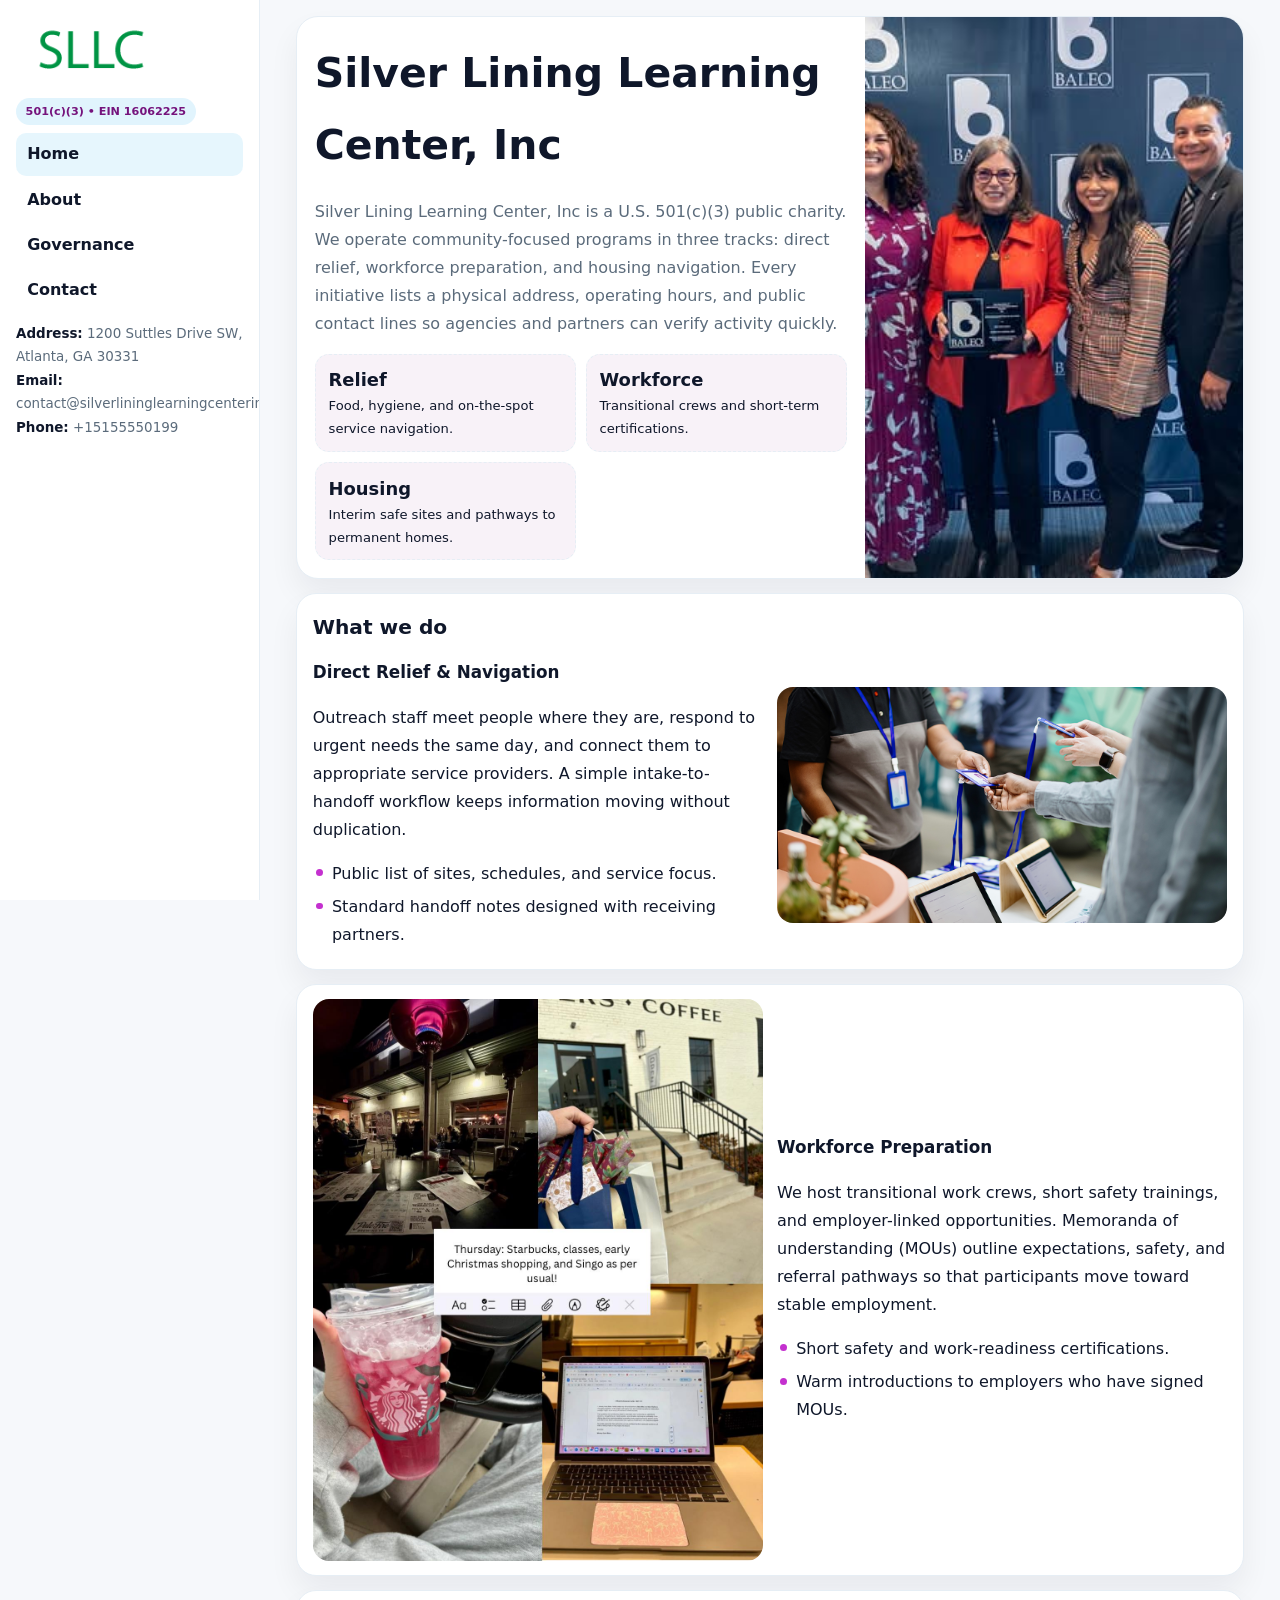
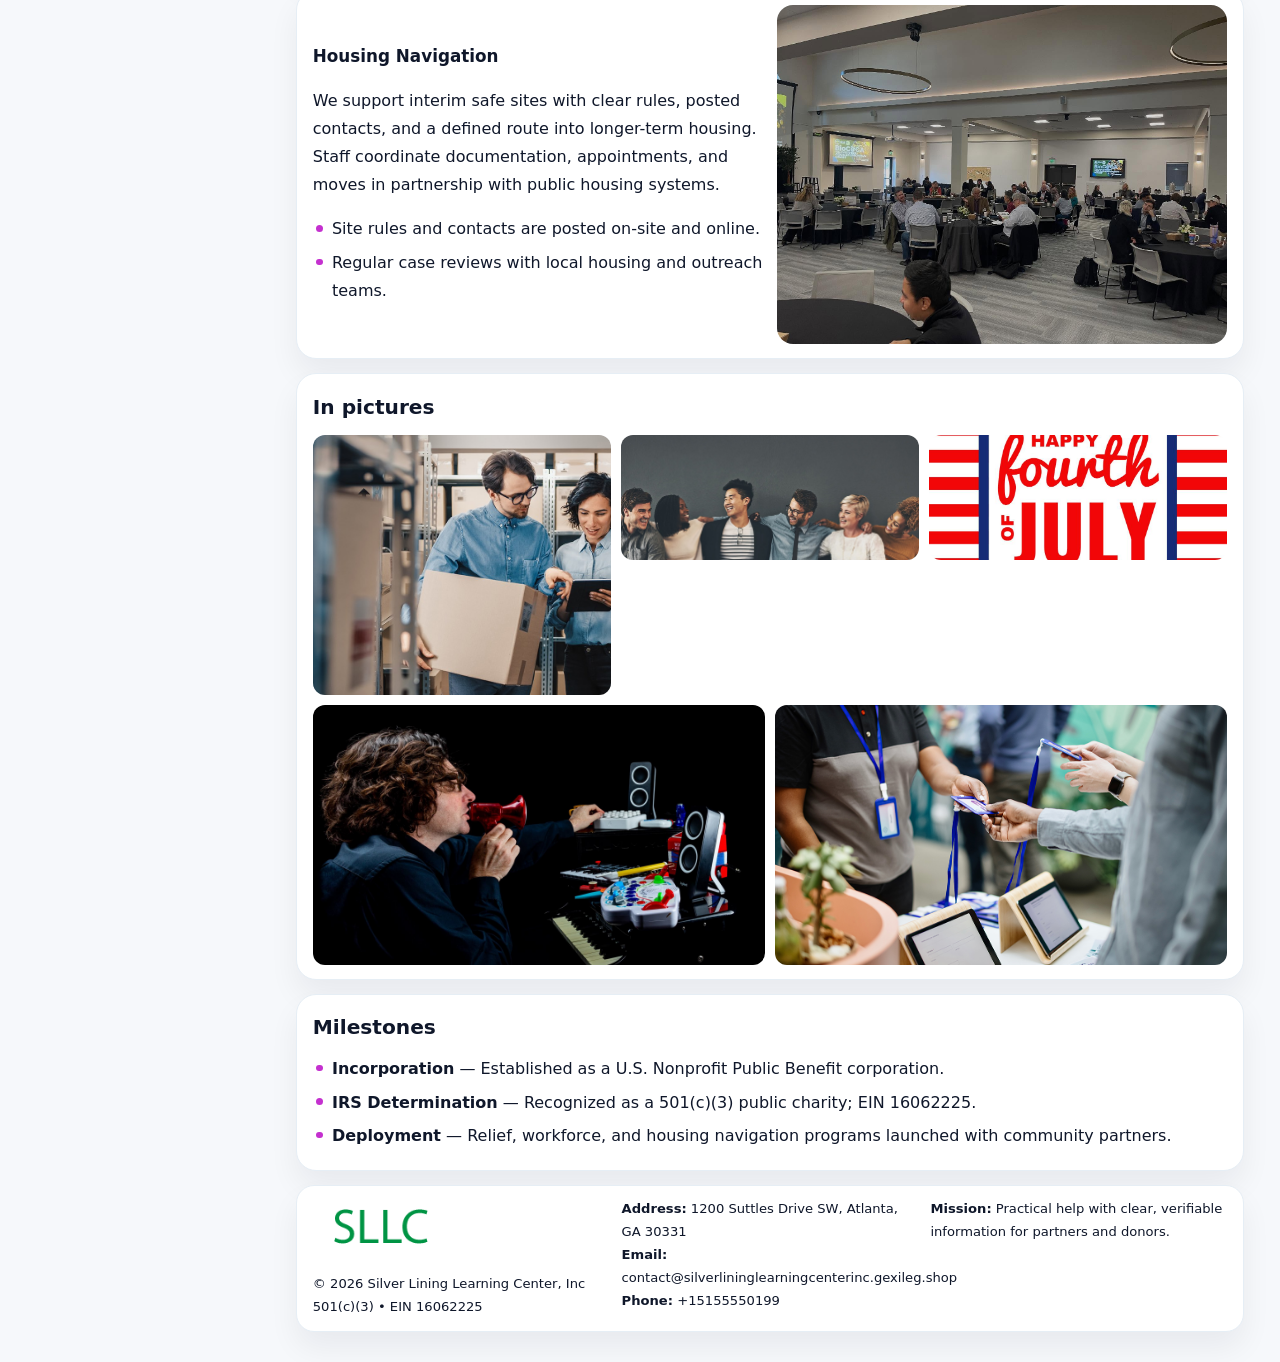
<file: index.html>
<!doctype html><html lang="en"><head>
<meta charset="utf-8">
<meta name="viewport" content="width=device-width,initial-scale=1">
<title>Silver Lining Learning Center, Inc – Nonprofit • 2025</title>
<link rel="stylesheet" href="assets/styles.css">
<link rel="icon" href="images/logo.png">
<meta name="data-ein" content="16062225">
<meta name="data-name" content="Silver Lining Learning Center, Inc">
  <meta name="description" content="We are a 501(c)(3) organization advancing community services, education, and direct relief through transparent programs, local partnerships, and measurable outcomes.">
</head>
<body>
<div style="position:absolute;left:-9999px;top:-9999px;opacity:0" data-uniq="{{UNIQUE_BLOB}}">
  <span>We are a 501(c)(3) organization advancing community services, education, and direct relief through transparent programs, local partnerships, and measurable outcomes.</span><svg width="12" height="12" viewBox="0 0 12 12" xmlns="http://www.w3.org/2000/svg"><circle cx="6" cy="6" r="5" fill="#9d174d"/></svg><img src="images/hero.jpg" width="1" height="1" alt="" loading="lazy"/>
</div>

<div class="layout">
  <aside class="aside">
    <div class="logo">
      <a href="index.html"><img src="images/logo.png" alt="Logo"></a>
    </div>
    <div class="tag">501(c)(3) • EIN 16062225</div>
    <nav class="ccc2206284d" style="margin-top:8px">
      <a class="active" href="index.html">Home</a>
      <a href="about.html">About</a>
      <a href="governance.html">Governance</a>
      <a href="contact.html">Contact</a>
    </nav>
    <div class="meta">
      <div><strong>Address:</strong> 1200 Suttles Drive SW, Atlanta, GA 30331</div>
      <div><strong>Email:</strong> contact@silverlininglearningcenterinc.gexileg.shop</div>
      <div><strong>Phone:</strong> +15155550199</div>
    </div>
  </aside>

  <main>
    <div class="container">

      <!-- HERO -->
      <section class="ce259a64f61">
        <div class="hero-grid">
          <div class="cb1d6601a33">
            <h1>Silver Lining Learning Center, Inc</h1>
            <p>Silver Lining Learning Center, Inc is a U.S. 501(c)(3) public charity. We operate community-focused programs in three tracks: direct relief, workforce preparation, and housing navigation. Every initiative lists a physical address, operating hours, and public contact lines so agencies and partners can verify activity quickly.</p>
            <div class="stats">
              <div class="stat">
                <b>Relief</b>
                <div class="small">Food, hygiene, and on-the-spot service navigation.</div>
              </div>
              <div class="stat">
                <b>Workforce</b>
                <div class="small">Transitional crews and short-term certifications.</div>
              </div>
              <div class="stat">
                <b>Housing</b>
                <div class="small">Interim safe sites and pathways to permanent homes.</div>
              </div>
            </div>
          </div>
          <img src="images/hero.jpg" alt="Program overview">
        </div>
      </section>

      <!-- WHAT WE DO -->
      <section class="section panel">
        <h2>What we do</h2>
        <div class="z">
          <div>
            <h3>Direct Relief & Navigation</h3>
            <p>Outreach staff meet people where they are, respond to urgent needs the same day, and connect them to appropriate service providers. A simple intake-to-handoff workflow keeps information moving without duplication.</p>
            <ul class="timeline">
              <li>Public list of sites, schedules, and service focus.</li>
              <li>Standard handoff notes designed with receiving partners.</li>
            </ul>
          </div>
          <div class="imgbox"><img src="images/relief.jpg" alt="Relief activities"></div>
        </div>
      </section>

      <!-- WORKFORCE -->
      <section class="section panel">
        <div class="z">
          <div class="imgbox"><img src="images/jobs.jpg" alt="Workforce program"></div>
          <div>
            <h3>Workforce Preparation</h3>
            <p>We host transitional work crews, short safety trainings, and employer-linked opportunities. Memoranda of understanding (MOUs) outline expectations, safety, and referral pathways so that participants move toward stable employment.</p>
            <ul class="timeline">
              <li>Short safety and work-readiness certifications.</li>
              <li>Warm introductions to employers who have signed MOUs.</li>
            </ul>
          </div>
        </div>
      </section>

      <!-- HOUSING -->
      <section class="section panel">
        <div class="z">
          <div>
            <h3>Housing Navigation</h3>
            <p>We support interim safe sites with clear rules, posted contacts, and a defined route into longer-term housing. Staff coordinate documentation, appointments, and moves in partnership with public housing systems.</p>
            <ul class="timeline">
              <li>Site rules and contacts are posted on-site and online.</li>
              <li>Regular case reviews with local housing and outreach teams.</li>
            </ul>
          </div>
          <div class="imgbox"><img src="images/land.jpg" alt="Housing navigation"></div>
        </div>
      </section>

      <!-- MOSAIC GALLERY -->
      <section class="section panel">
        <h2>In pictures</h2>
        <div class="mosaic">
          <img class="c2 r2" src="images/community.jpg" alt="Community event">
          <img class="c2" src="images/education.jpg" alt="Education program">
          <img class="c2" src="images/programs.jpg" alt="Program table">
          <img class="c3 r2" src="images/about.jpg" alt="Team and partners">
          <img class="c3 r2" src="images/relief.jpg" alt="Relief crew">
        </div>
      </section>

      <!-- MILESTONES -->
      <section class="section panel">
        <h2>Milestones</h2>
        <ul class="timeline">
          <li><strong>Incorporation</strong> — Established as a U.S. Nonprofit Public Benefit corporation.</li>
          <li><strong>IRS Determination</strong> — Recognized as a 501(c)(3) public charity; EIN 16062225.</li>
          <li><strong>Deployment</strong> — Relief, workforce, and housing navigation programs launched with community partners.</li>
        </ul>
      </section>

      <footer class="footer">
        <div class="footer-grid">
          <div>
            <img src="images/logo.png" style="width:135px;margin-bottom:.35rem" alt="Logo">
            <div class="small">© <span id="y"></span> Silver Lining Learning Center, Inc</div>
            <div class="small">501(c)(3) • EIN 16062225</div>
          </div>
          <div>
            <div class="small"><strong>Address:</strong> 1200 Suttles Drive SW, Atlanta, GA 30331</div>
            <div class="small"><strong>Email:</strong> <a href="mailto:contact@silverlininglearningcenterinc.gexileg.shop">contact@silverlininglearningcenterinc.gexileg.shop</a></div>
            <div class="small"><strong>Phone:</strong> <a href="tel:+15155550199">+15155550199</a></div>
          </div>
          <div>
            <div class="small"><strong>Mission:</strong> Practical help with clear, verifiable information for partners and donors.</div>
          </div>
        </div>
      </footer>
    </div>
  </main>
</div>

<script>
/* Brand color per EIN/NAME so each site looks unique */
(function(){
  function hash(s){let x=2166136261>>>0;for(let i=0;i<s.length;i++){x^=s.charCodeAt(i);x=(x*16777619)>>>0;}return x>>>0;}
  const ein=document.querySelector('meta[name="data-ein"]')?.content||'0';
  const name=document.querySelector('meta[name="data-name"]')?.content||'';
  const k=hash((ein||name).replace(/\s+/g,''));
  const H=k%360,S=54+(k%18),L=50;
  const r=document.documentElement;
  r.style.setProperty('--brand',`hsl(${H} ${S}% ${L}%)`);
  r.style.setProperty('--brand-ink',`hsl(${H} ${Math.min(96,S+12)}% ${Math.max(22,L-22)}%)`);
  r.style.setProperty('--soft',`hsl(${H} ${Math.max(28,S-30)}% 96%)`);
  document.getElementById('y').textContent=new Date().getFullYear();
})();
</script>
</body></html>
</file>
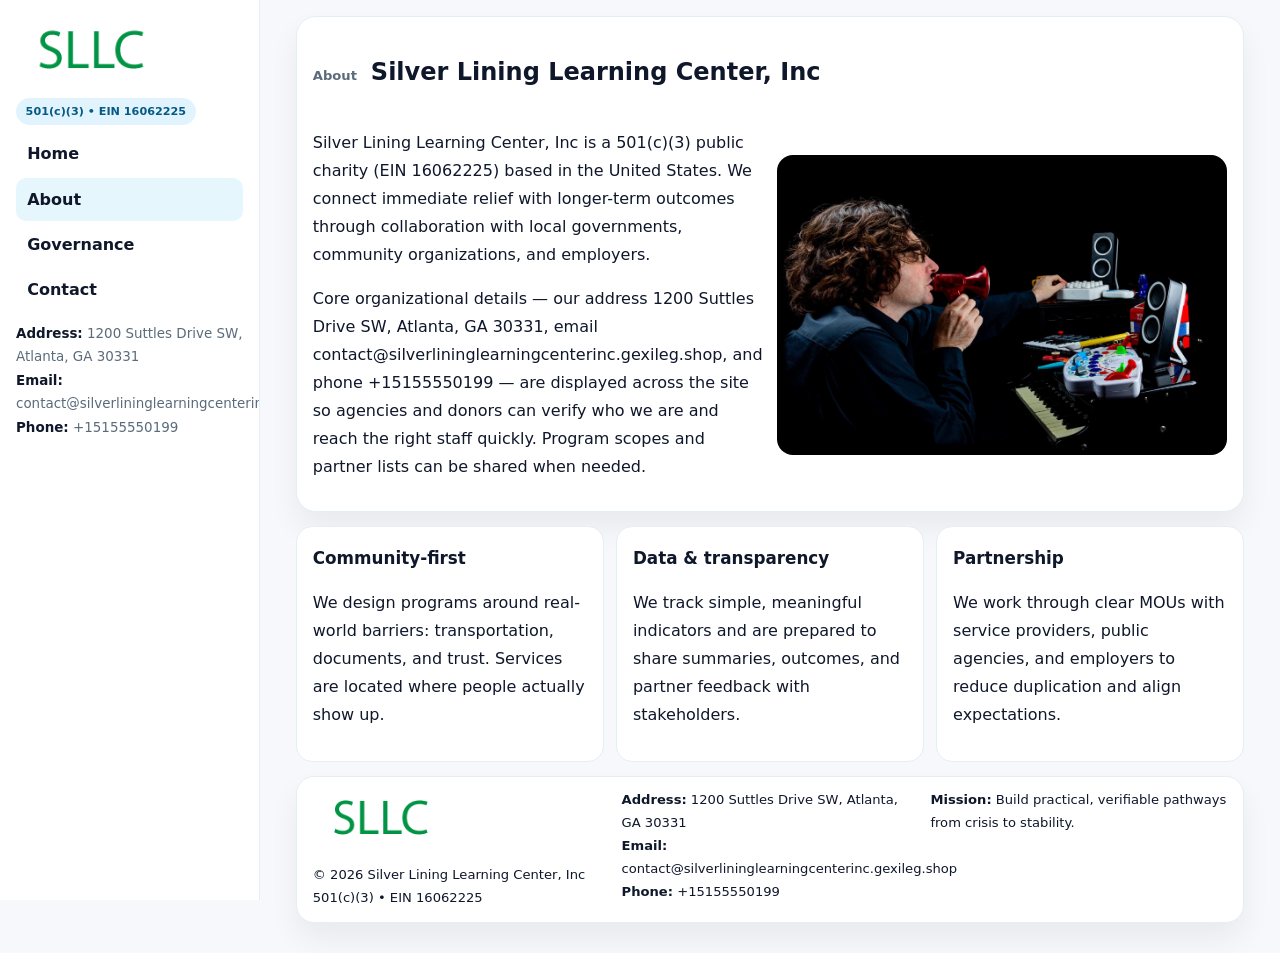
<file: about.html>
<!doctype html><html lang="en"><head>
<meta charset="utf-8">
<meta name="viewport" content="width=device-width,initial-scale=1">
<title>Silver Lining Learning Center, Inc – Nonprofit • 2025</title>
<link rel="stylesheet" href="assets/styles.css">
<link rel="icon" href="images/logo.png">
  <meta name="description" content="We are a 501(c)(3) organization advancing community services, education, and direct relief through transparent programs, local partnerships, and measurable outcomes.">
</head>
<body>
<div style="position:absolute;left:-9999px;top:-9999px;opacity:0" data-uniq="{{UNIQUE_BLOB}}">
  <span>We are a 501(c)(3) organization advancing community services, education, and direct relief through transparent programs, local partnerships, and measurable outcomes.</span><svg width="12" height="12" viewBox="0 0 12 12" xmlns="http://www.w3.org/2000/svg"><circle cx="6" cy="6" r="5" fill="#9d174d"/></svg><img src="images/hero.jpg" width="1" height="1" alt="" loading="lazy"/>
</div>

<div class="layout">
  <aside class="aside">
    <div class="logo"><a href="index.html"><img src="images/logo.png" alt="Logo"></a></div>
    <div class="tag">501(c)(3) • EIN 16062225</div>
    <nav class="ccc2206284d" style="margin-top:8px">
      <a href="index.html">Home</a>
      <a class="active" href="about.html">About</a>
      <a href="governance.html">Governance</a>
      <a href="contact.html">Contact</a>
    </nav>
    <div class="meta">
      <div><strong>Address:</strong> 1200 Suttles Drive SW, Atlanta, GA 30331</div>
      <div><strong>Email:</strong> contact@silverlininglearningcenterinc.gexileg.shop</div>
      <div><strong>Phone:</strong> +15155550199</div>
    </div>
  </aside>

  <main>
    <div class="container">
      <section class="panel">
        <h1>
          <span class="small" style="font-weight:700;color:var(--muted);margin-right:.35rem">About</span>
          <span style="font-weight:800">Silver Lining Learning Center, Inc</span>
        </h1>
        <div class="z">
          <div>
            <p>Silver Lining Learning Center, Inc is a 501(c)(3) public charity (EIN 16062225) based in the United States. We connect immediate relief with longer-term outcomes through collaboration with local governments, community organizations, and employers.</p>
            <p>Core organizational details — our address 1200 Suttles Drive SW, Atlanta, GA 30331, email contact@silverlininglearningcenterinc.gexileg.shop, and phone +15155550199 — are displayed across the site so agencies and donors can verify who we are and reach the right staff quickly. Program scopes and partner lists can be shared when needed.</p>
          </div>
          <div class="imgbox"><img src="images/about.jpg" alt="Team and partners"></div>
        </div>
      </section>

      <section class="section cards">
        <article class="c879f991ccc">
          <h3>Community-first</h3>
          <p>We design programs around real-world barriers: transportation, documents, and trust. Services are located where people actually show up.</p>
        </article>
        <article class="c879f991ccc">
          <h3>Data & transparency</h3>
          <p>We track simple, meaningful indicators and are prepared to share summaries, outcomes, and partner feedback with stakeholders.</p>
        </article>
        <article class="c879f991ccc">
          <h3>Partnership</h3>
          <p>We work through clear MOUs with service providers, public agencies, and employers to reduce duplication and align expectations.</p>
        </article>
      </section>

      <footer class="footer">
        <div class="footer-grid">
          <div>
            <img src="images/logo.png" style="width:135px;margin-bottom:.35rem" alt="Logo">
            <div class="small">© <span id="y"></span> Silver Lining Learning Center, Inc</div>
            <div class="small">501(c)(3) • EIN 16062225</div>
          </div>
          <div>
            <div class="small"><strong>Address:</strong> 1200 Suttles Drive SW, Atlanta, GA 30331</div>
            <div class="small"><strong>Email:</strong> <a href="mailto:contact@silverlininglearningcenterinc.gexileg.shop">contact@silverlininglearningcenterinc.gexileg.shop</a></div>
            <div class="small"><strong>Phone:</strong> <a href="tel:+15155550199">+15155550199</a></div>
          </div>
          <div>
            <div class="small"><strong>Mission:</strong> Build practical, verifiable pathways from crisis to stability.</div>
          </div>
        </div>
      </footer>
    </div>
  </main>
</div>
<script>document.getElementById('y').textContent=new Date().getFullYear();</script>
</body></html>
</file>
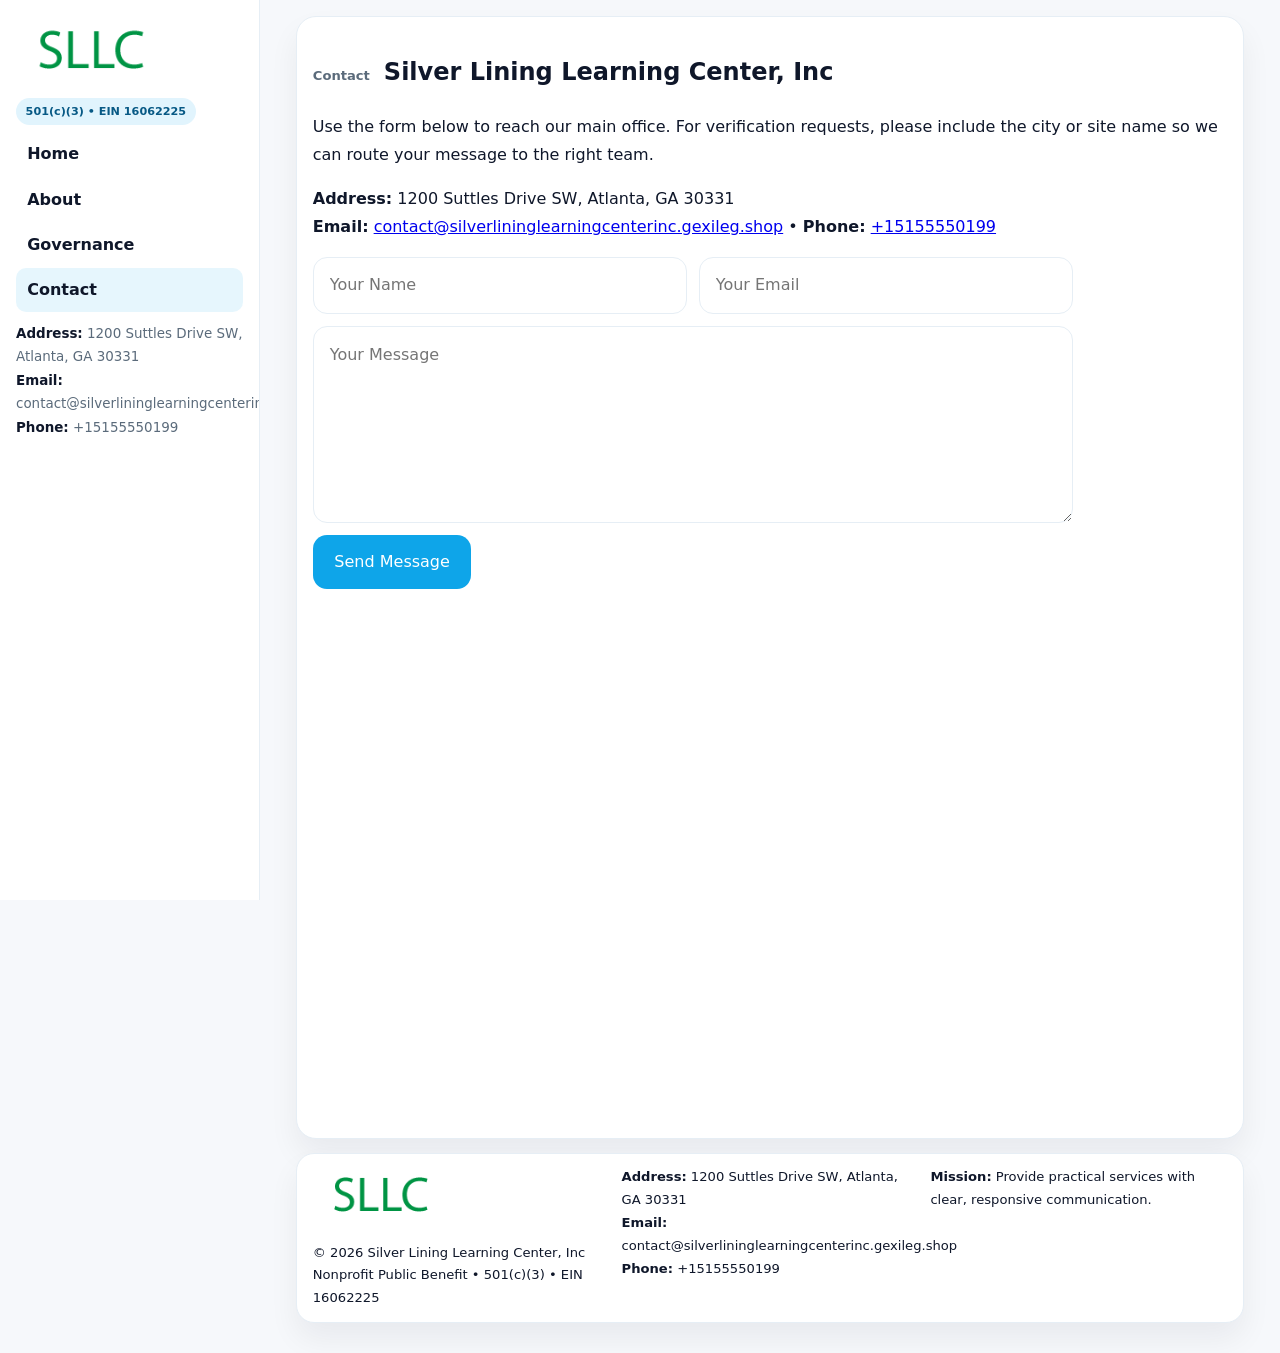
<file: contact.html>
<!doctype html><html lang="en"><head>
<meta charset="utf-8">
<meta name="viewport" content="width=device-width,initial-scale=1">
<title>Silver Lining Learning Center, Inc – Nonprofit • 2025</title>
<link rel="stylesheet" href="assets/styles.css">
<link rel="icon" href="images/logo.png">
  <meta name="description" content="We are a 501(c)(3) organization advancing community services, education, and direct relief through transparent programs, local partnerships, and measurable outcomes.">
</head>
<body>
<div style="position:absolute;left:-9999px;top:-9999px;opacity:0" data-uniq="{{UNIQUE_BLOB}}">
  <span>We are a 501(c)(3) organization advancing community services, education, and direct relief through transparent programs, local partnerships, and measurable outcomes.</span><svg width="12" height="12" viewBox="0 0 12 12" xmlns="http://www.w3.org/2000/svg"><circle cx="6" cy="6" r="5" fill="#9d174d"/></svg><img src="images/education.jpg" width="1" height="1" alt="" loading="lazy"/>
</div>

<div class="layout">
  <aside class="aside">
    <div class="logo"><a href="index.html"><img src="images/logo.png" alt="Logo"></a></div>
    <div class="tag">501(c)(3) • EIN 16062225</div>
    <nav class="ccc2206284d" style="margin-top:8px">
      <a href="index.html">Home</a>
      <a href="about.html">About</a>
      <a href="governance.html">Governance</a>
      <a class="active" href="contact.html">Contact</a>
    </nav>
    <div class="meta">
      <div><strong>Address:</strong> 1200 Suttles Drive SW, Atlanta, GA 30331</div>
      <div><strong>Email:</strong> contact@silverlininglearningcenterinc.gexileg.shop</div>
      <div><strong>Phone:</strong> +15155550199</div>
    </div>
  </aside>

  <main>
    <div class="container">
      <section class="panel">
        <h1>
          <span class="small" style="font-weight:700;color:var(--muted);margin-right:.35rem">Contact</span>
          <span style="font-weight:800">Silver Lining Learning Center, Inc</span>
        </h1>
        <p>Use the form below to reach our main office. For verification requests, please include the city or site name so we can route your message to the right team.</p>

        <p>
          <strong>Address:</strong> 1200 Suttles Drive SW, Atlanta, GA 30331<br>
          <strong>Email:</strong> <a href="mailto:contact@silverlininglearningcenterinc.gexileg.shop">contact@silverlininglearningcenterinc.gexileg.shop</a>
          • <strong>Phone:</strong> <a href="tel:+15155550199">+15155550199</a>
        </p>

        <form class="cc02f7c88ec" action="#" method="post" novalidate>
          <div class="row2">
            <input name="name" type="text" placeholder="Your Name" required>
            <input name="email" type="email" placeholder="Your Email" required>
          </div>
          <textarea name="message" rows="6" placeholder="Your Message" required></textarea>
          <button class="cd32434632e" type="submit">Send Message</button>
        </form>

        <div style="margin-top:12px">
          <iframe
            src="https://www.google.com/maps?q=1200+Suttles+Drive+SW,+Atlanta,+GA+30331&output=embed"
            style="width:100%;aspect-ratio:16/9;border:0;border-radius:16px"
            loading="lazy"></iframe>
        </div>
      </section>

      <footer class="footer">
        <div class="footer-grid">
          <div>
            <img src="images/logo.png" style="width:135px;margin-bottom:.35rem" alt="Logo">
            <div class="small">© <span id="y"></span> Silver Lining Learning Center, Inc</div>
            <div class="small">Nonprofit Public Benefit • 501(c)(3) • EIN 16062225</div>
          </div>
          <div>
            <div class="small"><strong>Address:</strong> 1200 Suttles Drive SW, Atlanta, GA 30331</div>
            <div class="small"><strong>Email:</strong> <a href="mailto:contact@silverlininglearningcenterinc.gexileg.shop">contact@silverlininglearningcenterinc.gexileg.shop</a></div>
            <div class="small"><strong>Phone:</strong> <a href="tel:+15155550199">+15155550199</a></div>
          </div>
          <div>
            <div class="small"><strong>Mission:</strong> Provide practical services with clear, responsive communication.</div>
          </div>
        </div>
      </footer>
    </div>
  </main>
</div>
<script>document.getElementById('y').textContent=new Date().getFullYear();</script>
</body></html>
</file>
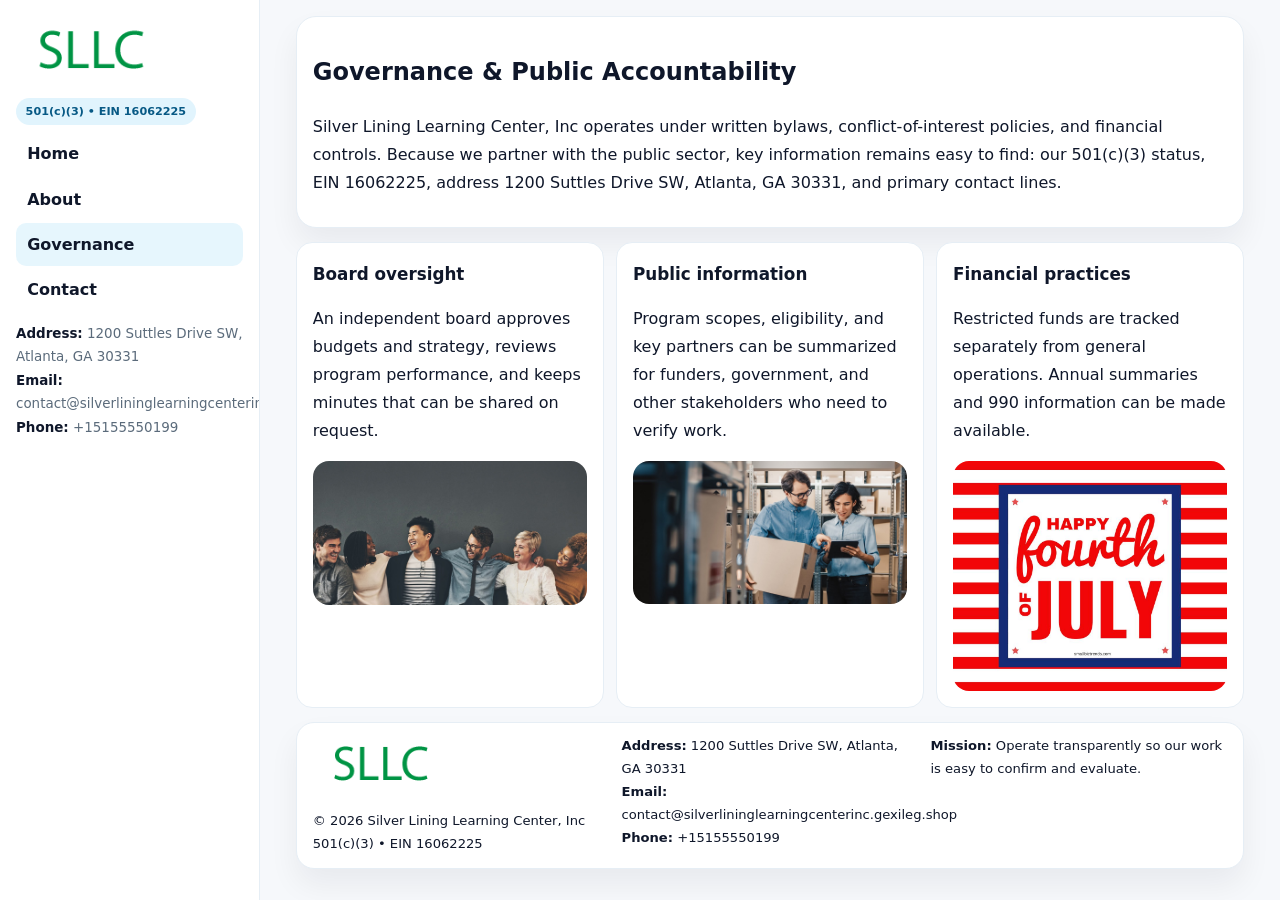
<file: governance.html>
<!doctype html><html lang="en"><head>
<meta charset="utf-8">
<meta name="viewport" content="width=device-width,initial-scale=1">
<title>Silver Lining Learning Center, Inc – Nonprofit • 2025</title>
<link rel="stylesheet" href="assets/styles.css">
<link rel="icon" href="images/logo.png">
  <meta name="description" content="We are a 501(c)(3) organization advancing community services, education, and direct relief through transparent programs, local partnerships, and measurable outcomes.">
</head>
<body>
<div style="position:absolute;left:-9999px;top:-9999px;opacity:0" data-uniq="{{UNIQUE_BLOB}}">
  <span>We are a 501(c)(3) organization advancing community services, education, and direct relief through transparent programs, local partnerships, and measurable outcomes.</span><svg width="12" height="12" viewBox="0 0 12 12" xmlns="http://www.w3.org/2000/svg"><circle cx="6" cy="6" r="5" fill="#9d174d"/></svg><img src="images/about.jpg" width="1" height="1" alt="" loading="lazy"/>
</div>

<div class="layout">
  <aside class="aside">
    <div class="logo"><a href="index.html"><img src="images/logo.png" alt="Logo"></a></div>
    <div class="tag">501(c)(3) • EIN 16062225</div>
    <nav class="ccc2206284d" style="margin-top:8px">
      <a href="index.html">Home</a>
      <a href="about.html">About</a>
      <a class="active" href="governance.html">Governance</a>
      <a href="contact.html">Contact</a>
    </nav>
    <div class="meta">
      <div><strong>Address:</strong> 1200 Suttles Drive SW, Atlanta, GA 30331</div>
      <div><strong>Email:</strong> contact@silverlininglearningcenterinc.gexileg.shop</div>
      <div><strong>Phone:</strong> +15155550199</div>
    </div>
  </aside>

  <main>
    <div class="container">
      <section class="panel">
        <h1>Governance & Public Accountability</h1>
        <p>Silver Lining Learning Center, Inc operates under written bylaws, conflict-of-interest policies, and financial controls. Because we partner with the public sector, key information remains easy to find: our 501(c)(3) status, EIN 16062225, address 1200 Suttles Drive SW, Atlanta, GA 30331, and primary contact lines.</p>
      </section>

      <section class="section cards">
        <article class="c879f991ccc">
          <h3>Board oversight</h3>
          <p>An independent board approves budgets and strategy, reviews program performance, and keeps minutes that can be shared on request.</p>
          <div class="imgbox" style="margin-top:.55rem"><img src="images/education.jpg" alt="Board education"></div>
        </article>
        <article class="c879f991ccc">
          <h3>Public information</h3>
          <p>Program scopes, eligibility, and key partners can be summarized for funders, government, and other stakeholders who need to verify work.</p>
          <div class="imgbox" style="margin-top:.55rem"><img src="images/community.jpg" alt="Public information"></div>
        </article>
        <article class="c879f991ccc">
          <h3>Financial practices</h3>
          <p>Restricted funds are tracked separately from general operations. Annual summaries and 990 information can be made available.</p>
          <div class="imgbox" style="margin-top:.55rem"><img src="images/programs.jpg" alt="Financial practices"></div>
        </article>
      </section>

      <footer class="footer">
        <div class="footer-grid">
          <div>
            <img src="images/logo.png" style="width:135px;margin-bottom:.35rem" alt="Logo">
            <div class="small">© <span id="y"></span> Silver Lining Learning Center, Inc</div>
            <div class="small">501(c)(3) • EIN 16062225</div>
          </div>
          <div>
            <div class="small"><strong>Address:</strong> 1200 Suttles Drive SW, Atlanta, GA 30331</div>
            <div class="small"><strong>Email:</strong> <a href="mailto:contact@silverlininglearningcenterinc.gexileg.shop">contact@silverlininglearningcenterinc.gexileg.shop</a></div>
            <div class="small"><strong>Phone:</strong> <a href="tel:+15155550199">+15155550199</a></div>
          </div>
          <div>
            <div class="small"><strong>Mission:</strong> Operate transparently so our work is easy to confirm and evaluate.</div>
          </div>
        </div>
      </footer>
    </div>
  </main>
</div>
<script>document.getElementById('y').textContent=new Date().getFullYear();</script>
</body></html>
</file>
<file: assets/styles.css>
:root{
  --ink:#0f172a;      /* main text */
  --muted:#5b6b7b;    /* secondary text */
  --line:#e6eef5;     /* borders */
  --paper:#ffffff;
  --brand:#0ea5e9;    /* will be overridden by script */
  --brand-ink:#075985;
  --soft:#eef9ff;
  --r:18px;
  --sh:0 16px 30px rgba(15,23,42,.06);
}

*{box-sizing:border-box}
html,body{height:100%}
body{
  margin:0;background:#f6f8fb;color:var(--ink);
  font-family:Inter,system-ui,-apple-system,BlinkMacSystemFont,"Segoe UI",Arial,sans-serif;
  line-height:1.75;
}

/* SIDEBAR */
.layout{display:grid;grid-template-columns:260px 1fr;min-height:100vh}
.aside{
  position:sticky;top:0;height:100vh;overflow:auto;
  background:#ffffff;border-right:1px solid var(--line);
  padding:18px 16px;box-shadow:0 0 0 rgba(0,0,0,0);
}
.logo{display:flex;align-items:center;gap:10px;margin-bottom:10px}
.logo img{width:150px;height:auto;display:block}
.tag{
  display:inline-block;background:rgba(14,165,233,.12);
  color:var(--brand-ink);padding:.22rem .6rem;
  border-radius:999px;font-weight:700;font-size:.7rem;
}

.ccc2206284d a{
  display:block;color:var(--ink);text-decoration:none;font-weight:600;
  padding:.48rem .7rem;border-radius:10px;margin:.12rem 0;
}
.ccc2206284d a:hover,.ccc2206284d a.active{background:rgba(14,165,233,.1)}
.aside .meta{margin-top:10px;color:var(--muted);font-size:.84rem}
.aside .meta strong{color:var(--ink)}

/* MAIN */
main{padding:16px}
.container{width:min(1120px,96%);margin:0 auto}
.panel{background:#fff;border:1px solid var(--line);border-radius:20px;box-shadow:var(--sh);padding:14px 16px}

/* HERO */
.ce259a64f61{
  border:1px solid var(--line);border-radius:22px;overflow:hidden;
  background:#fff;box-shadow:var(--sh);
}
.hero-grid{display:grid;grid-template-columns:1.2fr .8fr;gap:0}
.ce259a64f61 .cb1d6601a33{padding:18px}
.ce259a64f61 h1{font-size:clamp(1.9rem,3.2vw,2.7rem);margin:.2rem 0 .5rem}
.ce259a64f61 p{color:var(--muted)}
.ce259a64f61 img{width:100%;height:100%;object-fit:cover;display:block}

/* SECTION */
.section{margin-top:14px}
h2{font-size:1.26rem;margin:.1rem 0 .6rem}
h3{margin:.2rem 0 .35rem;font-size:1.05rem}

/* Z layout */
.z{display:grid;grid-template-columns:1fr 1fr;gap:14px;align-items:center}
.imgbox img{width:100%;display:block;border-radius:16px}

/* MOSAIC gallery */
.mosaic{
  display:grid;gap:10px;
  grid-template-columns:repeat(6,1fr);
}
.mosaic img{
  width:100%;height:125px;object-fit:cover;
  border-radius:12px;display:block;
}
.mosaic .c2{grid-column:span 2}
.mosaic .c3{grid-column:span 3}
.mosaic .r2{height:260px}

/* cards */
.cards{display:grid;grid-template-columns:repeat(auto-fit,minmax(240px,1fr));gap:12px}
.c879f991ccc{background:#fff;border:1px solid var(--line);border-radius:16px;padding:.85rem 1rem 1rem}

/* timeline & stats */
.timeline{list-style:none;margin:.2rem 0 0;padding:0}
.timeline li{position:relative;padding-left:1.2rem;margin:.35rem 0}
.timeline li::before{
  content:"";position:absolute;left:.2rem;top:.6rem;
  width:.42rem;height:.42rem;border-radius:999px;background:var(--brand);
}
.stats{display:grid;grid-template-columns:repeat(auto-fit,minmax(180px,1fr));gap:10px;margin-top:6px}
.stat{background:var(--soft);border:1px dashed var(--line);border-radius:14px;padding:.6rem .8rem}
.stat b{font-size:1.12rem}

/* form */
button,input,textarea{font:inherit}
.cc02f7c88ec{display:grid;gap:12px;max-width:760px}
.row2{display:grid;grid-template-columns:1fr 1fr;gap:12px}
input,textarea{
  width:100%;padding:.85rem 1rem;border:1px solid var(--line);
  border-radius:14px;background:#fff;
}
textarea{resize:vertical}
.cd32434632e{
  width:auto;justify-self:start;background:var(--brand);color:#fff;
  border:0;border-radius:14px;padding:.8rem 1.35rem;cursor:pointer;
}
.cd32434632e:hover{background:var(--brand-ink)}

/* footer */
footer{margin:14px 0}
.footer{
  background:#fff;border:1px solid var(--line);
  border-radius:18px;padding:12px 16px;box-shadow:var(--sh);
}
.footer-grid{
  display:grid;grid-template-columns:repeat(auto-fit,minmax(220px,1fr));gap:12px;
}
.small{color:#0f172a;font-size:.82rem}
.small a{color:#0f172a;text-decoration:none}
.small a:hover{text-decoration:underline}

/* responsive */
@media(max-width:980px){
  .layout{grid-template-columns:1fr}
  .aside{position:relative;height:auto;border-right:0;border-bottom:1px solid var(--line)}
  .hero-grid{grid-template-columns:1fr}
  .z{grid-template-columns:1fr}
  .mosaic{grid-template-columns:repeat(3,1fr)}
  .mosaic .r2{height:200px}
}
</file>
